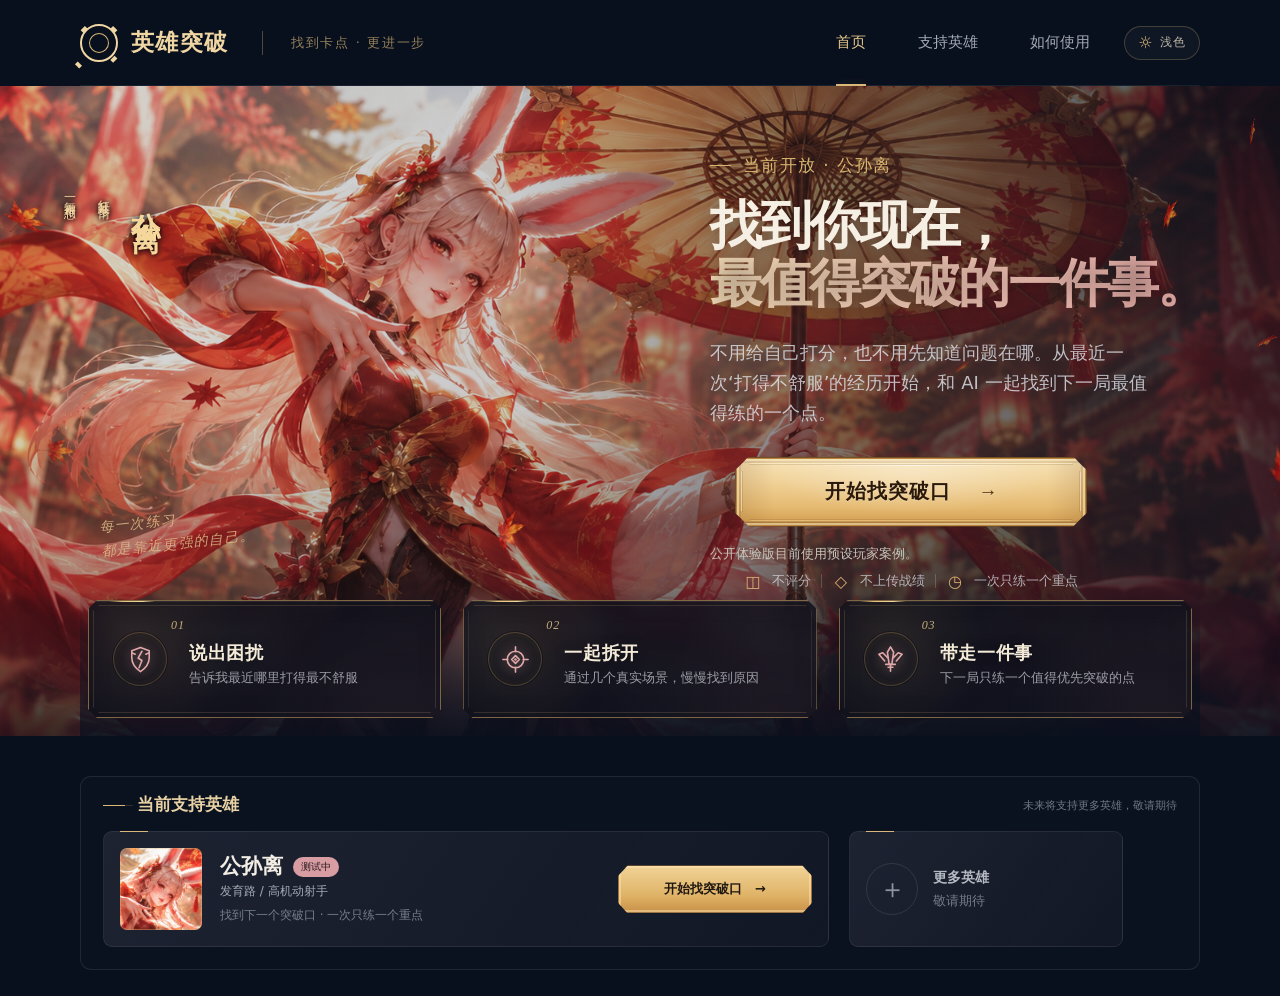
<file: index.html>
<!doctype html><html lang="zh-CN"><head><meta charset="utf-8"><meta name="viewport" content="width=device-width,initial-scale=1"><title>英雄突破｜原版入口</title><meta http-equiv="refresh" content="0;url=./original/"><link rel="canonical" href="./original/"><script>location.replace(new URL('./original/',location.href).href);</script></head><body><a href="./original/">打开英雄突破原版</a></body></html>
</file>
